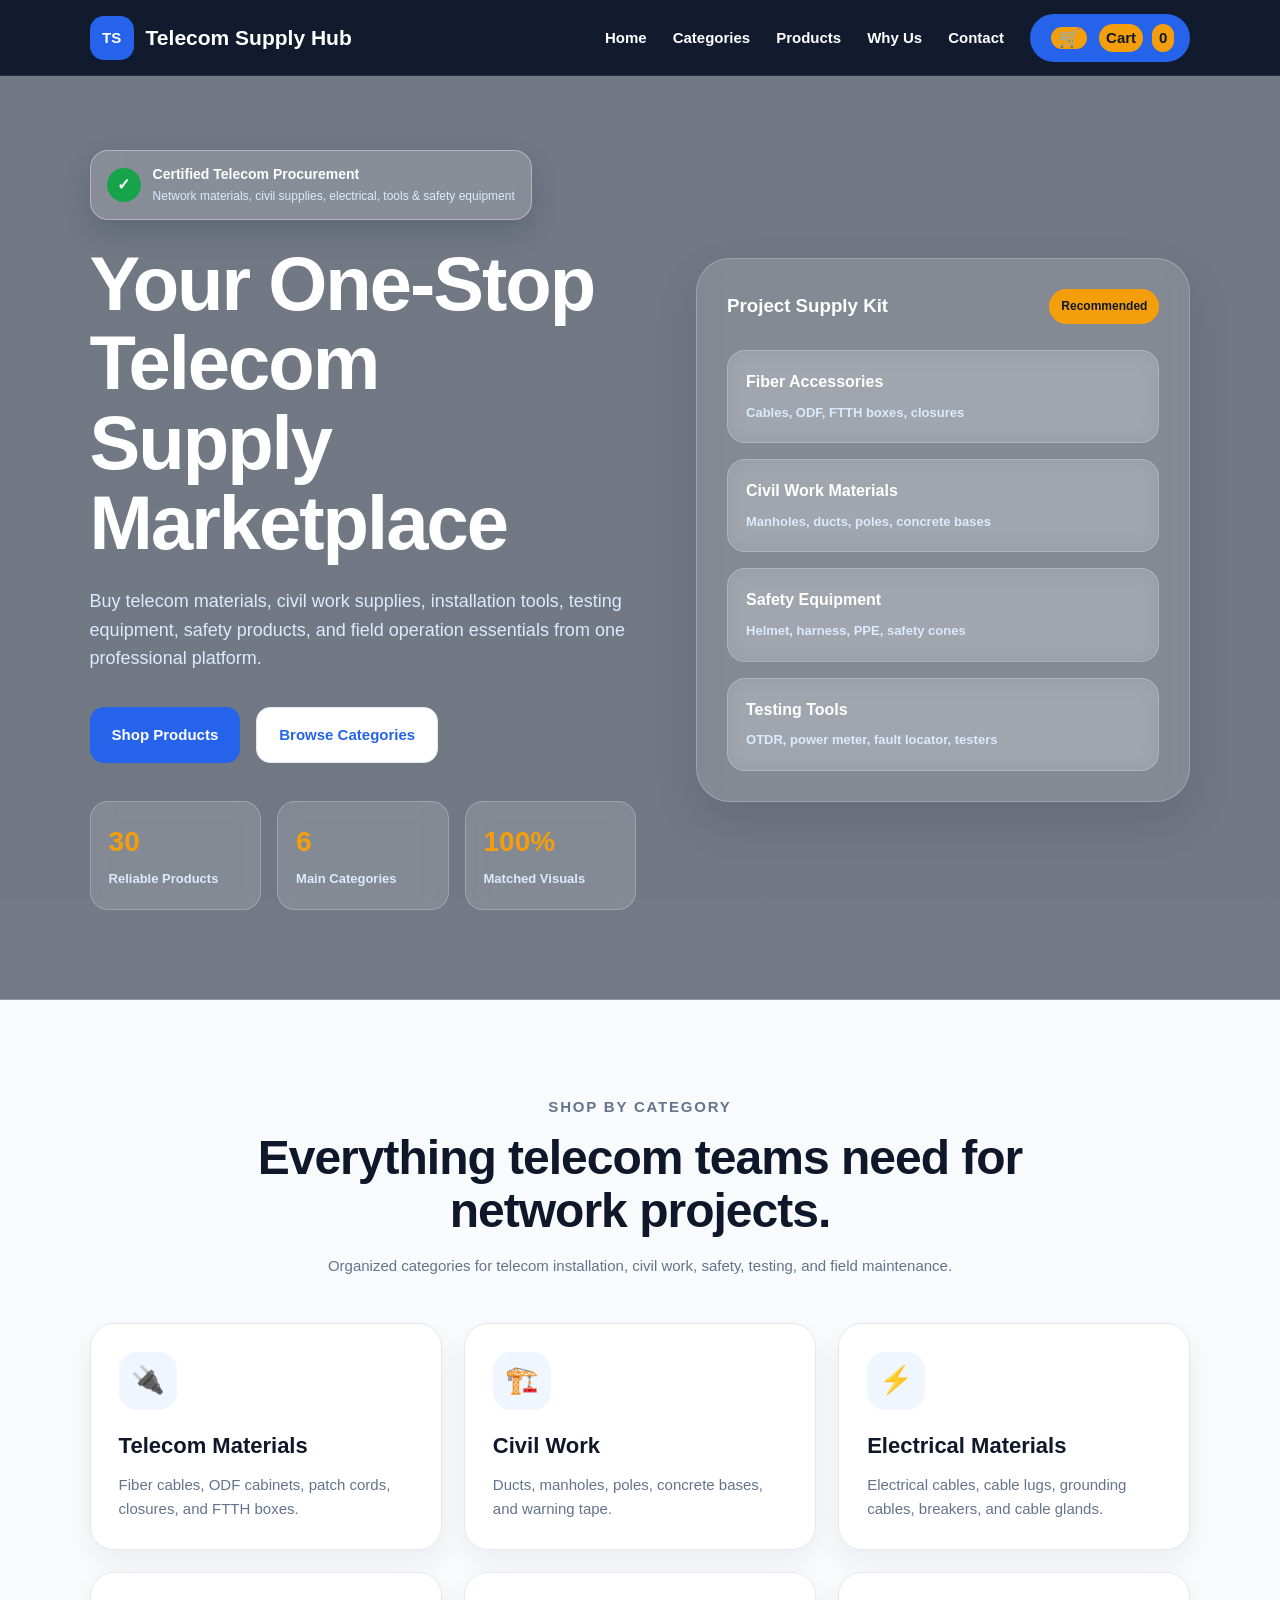
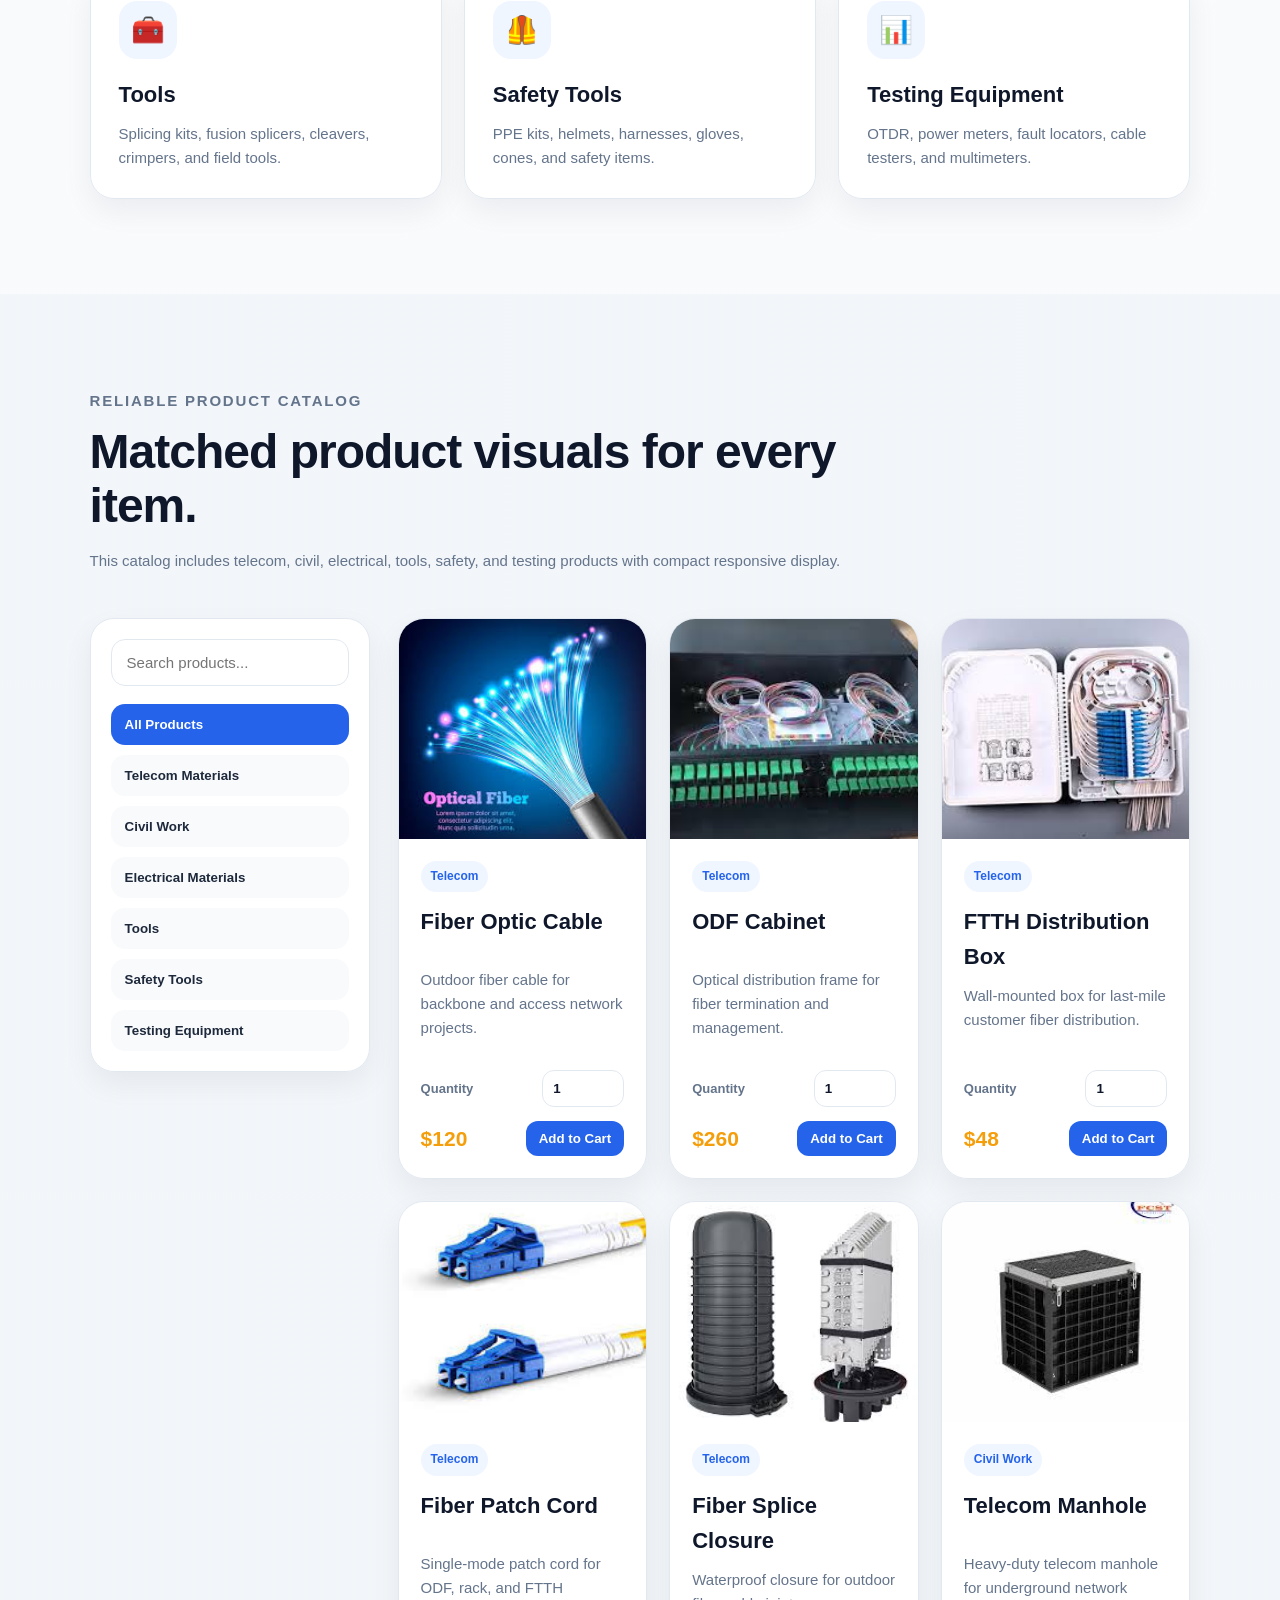
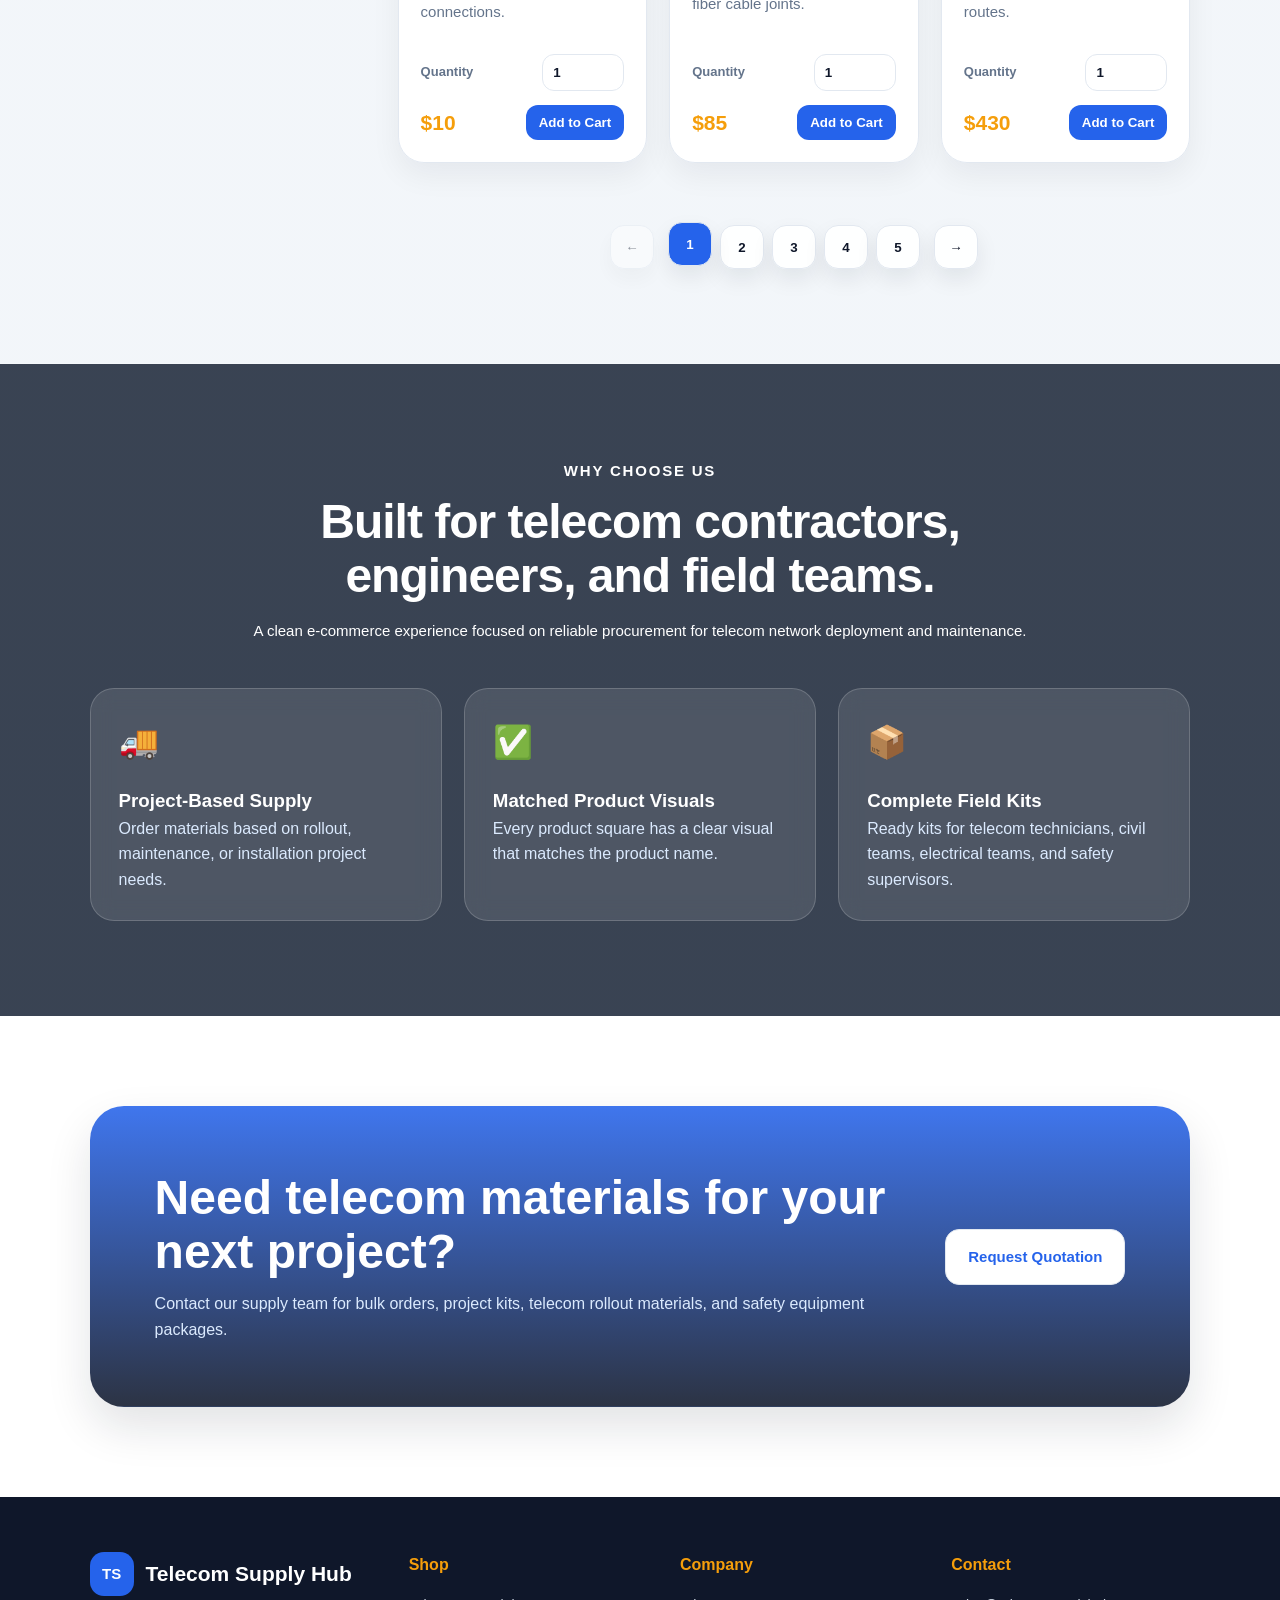
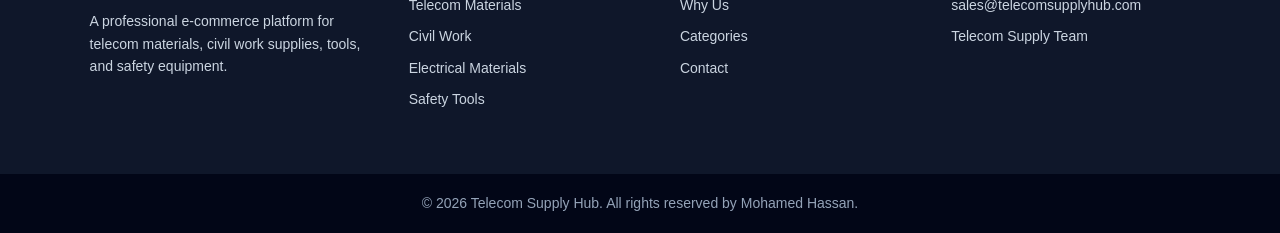
<file: index.html>
<!DOCTYPE html>
<html lang="en">
<head>
  <meta charset="UTF-8" />
  <meta name="viewport" content="width=device-width, initial-scale=1.0" />
  <title>Telecom Supply Hub</title>
  <link rel="stylesheet" href="style.css" />
</head>
<body>
  <header class="topbar">
    <a href="index.html" class="logo">
      <span class="logo-mark">TS</span>
      <span>Telecom Supply Hub</span>
    </a>

    <nav class="nav-links" id="navLinks">
      <a href="#home">Home</a>
      <a href="#categories">Categories</a>
      <a href="#products">Products</a>
      <a href="#why-us">Why Us</a>
      <a href="#contact">Contact</a>
      <a href="cart.html" class="cart-link"><span class="cart-icon">🛒</span><span class="cart-text">Cart</span><span id="cartCount">0</span></a>
    </nav>

    <button class="menu-btn" id="menuBtn">☰</button>
  </header>

  <main>
    <section class="hero" id="home">
      <div class="hero-content">
        <div class="hero-badge">
          <span class="hero-badge-icon">✓</span>
          <div>
            <strong>Certified Telecom Procurement</strong>
            <small>Network materials, civil supplies, electrical, tools & safety equipment</small>
          </div>
        </div>

        <h1>Your One-Stop Telecom Supply Marketplace</h1>

        <p>
          Buy telecom materials, civil work supplies, installation tools, testing equipment,
          safety products, and field operation essentials from one professional platform.
        </p>

        <div class="hero-buttons">
          <a href="#products" class="btn btn-primary">Shop Products</a>
          <a href="#categories" class="btn btn-secondary">Browse Categories</a>
        </div>

        <div class="hero-stats">
          <div class="stat-card"><strong>30</strong><span>Reliable Products</span></div>
          <div class="stat-card"><strong>6</strong><span>Main Categories</span></div>
          <div class="stat-card"><strong>100%</strong><span>Matched Visuals</span></div>
        </div>
      </div>

      <div class="hero-card">
        <div class="hero-card-header">
          <h3>Project Supply Kit</h3>
          <span>Recommended</span>
        </div>

        <div class="supply-list">
          <div><strong>Fiber Accessories</strong><span>Cables, ODF, FTTH boxes, closures</span></div>
          <div><strong>Civil Work Materials</strong><span>Manholes, ducts, poles, concrete bases</span></div>
          <div><strong>Safety Equipment</strong><span>Helmet, harness, PPE, safety cones</span></div>
          <div><strong>Testing Tools</strong><span>OTDR, power meter, fault locator, testers</span></div>
        </div>
      </div>
    </section>

    <section class="section category-section" id="categories">
      <div class="section-title center">
        <p class="eyebrow">Shop By Category</p>
        <h2>Everything telecom teams need for network projects.</h2>
        <p>Organized categories for telecom installation, civil work, safety, testing, and field maintenance.</p>
      </div>

      <div class="category-grid">
        <article class="category-card"><div class="category-icon">🔌</div><h3>Telecom Materials</h3><p>Fiber cables, ODF cabinets, patch cords, closures, and FTTH boxes.</p></article>
        <article class="category-card"><div class="category-icon">🏗️</div><h3>Civil Work</h3><p>Ducts, manholes, poles, concrete bases, and warning tape.</p></article>
        <article class="category-card"><div class="category-icon">⚡</div><h3>Electrical Materials</h3><p>Electrical cables, cable lugs, grounding cables, breakers, and cable glands.</p></article>
        <article class="category-card"><div class="category-icon">🧰</div><h3>Tools</h3><p>Splicing kits, fusion splicers, cleavers, crimpers, and field tools.</p></article>
        <article class="category-card"><div class="category-icon">🦺</div><h3>Safety Tools</h3><p>PPE kits, helmets, harnesses, gloves, cones, and safety items.</p></article>
        <article class="category-card"><div class="category-icon">📊</div><h3>Testing Equipment</h3><p>OTDR, power meters, fault locators, cable testers, and multimeters.</p></article>
      </div>
    </section>

    <section class="section products-section" id="products">
      <div class="section-title">
        <p class="eyebrow">Reliable Product Catalog</p>
        <h2>Matched product visuals for every item.</h2>
        <p>This catalog includes telecom, civil, electrical, tools, safety, and testing products with compact responsive display.</p>
      </div>

      <div class="shop-layout">
        <aside class="filter-panel">
          <input type="text" id="searchInput" class="search-box" placeholder="Search products..." />

          <div class="filter-list">
            <button class="filter-btn active" data-category="all">All Products</button>
            <button class="filter-btn" data-category="telecom">Telecom Materials</button>
            <button class="filter-btn" data-category="civil">Civil Work</button>
            <button class="filter-btn" data-category="electrical">Electrical Materials</button>
            <button class="filter-btn" data-category="tools">Tools</button>
            <button class="filter-btn" data-category="safety">Safety Tools</button>
            <button class="filter-btn" data-category="testing">Testing Equipment</button>
          </div>
        </aside>

        <div class="product-grid" id="productGrid"></div>

        <div class="pagination-controls" id="paginationControls">
          <button class="page-arrow" id="prevPageBtn">←</button>
          <div class="page-numbers" id="pageNumbers"></div>
          <button class="page-arrow" id="nextPageBtn">→</button>
        </div>
      </div>
    </section>

    <section class="section why-us" id="why-us">
      <div class="section-title center">
        <p class="eyebrow">Why Choose Us</p>
        <h2>Built for telecom contractors, engineers, and field teams.</h2>
        <p>A clean e-commerce experience focused on reliable procurement for telecom network deployment and maintenance.</p>
      </div>

      <div class="features-grid">
        <div class="feature-card"><span>🚚</span><h3>Project-Based Supply</h3><p>Order materials based on rollout, maintenance, or installation project needs.</p></div>
        <div class="feature-card"><span>✅</span><h3>Matched Product Visuals</h3><p>Every product square has a clear visual that matches the product name.</p></div>
        <div class="feature-card"><span>📦</span><h3>Complete Field Kits</h3><p>Ready kits for telecom technicians, civil teams, electrical teams, and safety supervisors.</p></div>
      </div>
    </section>

    <section class="cta" id="contact">
      <div>
        <h2>Need telecom materials for your next project?</h2>
        <p>Contact our supply team for bulk orders, project kits, telecom rollout materials, and safety equipment packages.</p>
      </div>
      <a href="mailto:sales@telecomsupplyhub.com" class="btn btn-secondary">Request Quotation</a>
    </section>
  </main>

  <footer class="footer">
    <div>
      <div class="logo footer-logo"><span class="logo-mark">TS</span><span>Telecom Supply Hub</span></div>
      <p>A professional e-commerce platform for telecom materials, civil work supplies, tools, and safety equipment.</p>
    </div>
    <div><h4>Shop</h4><a href="#products">Telecom Materials</a><a href="#products">Civil Work</a><a href="#products">Electrical Materials</a><a href="#products">Safety Tools</a></div>
    <div><h4>Company</h4><a href="#why-us">Why Us</a><a href="#categories">Categories</a><a href="#contact">Contact</a></div>
    <div><h4>Contact</h4><p>sales@telecomsupplyhub.com</p><p>Telecom Supply Team</p></div>
  </footer>

  <div class="footer-bottom">© 2026 Telecom Supply Hub. All rights reserved by Mohamed Hassan.</div>
  <script src="script.js"></script>
</body>
</html>
</file>
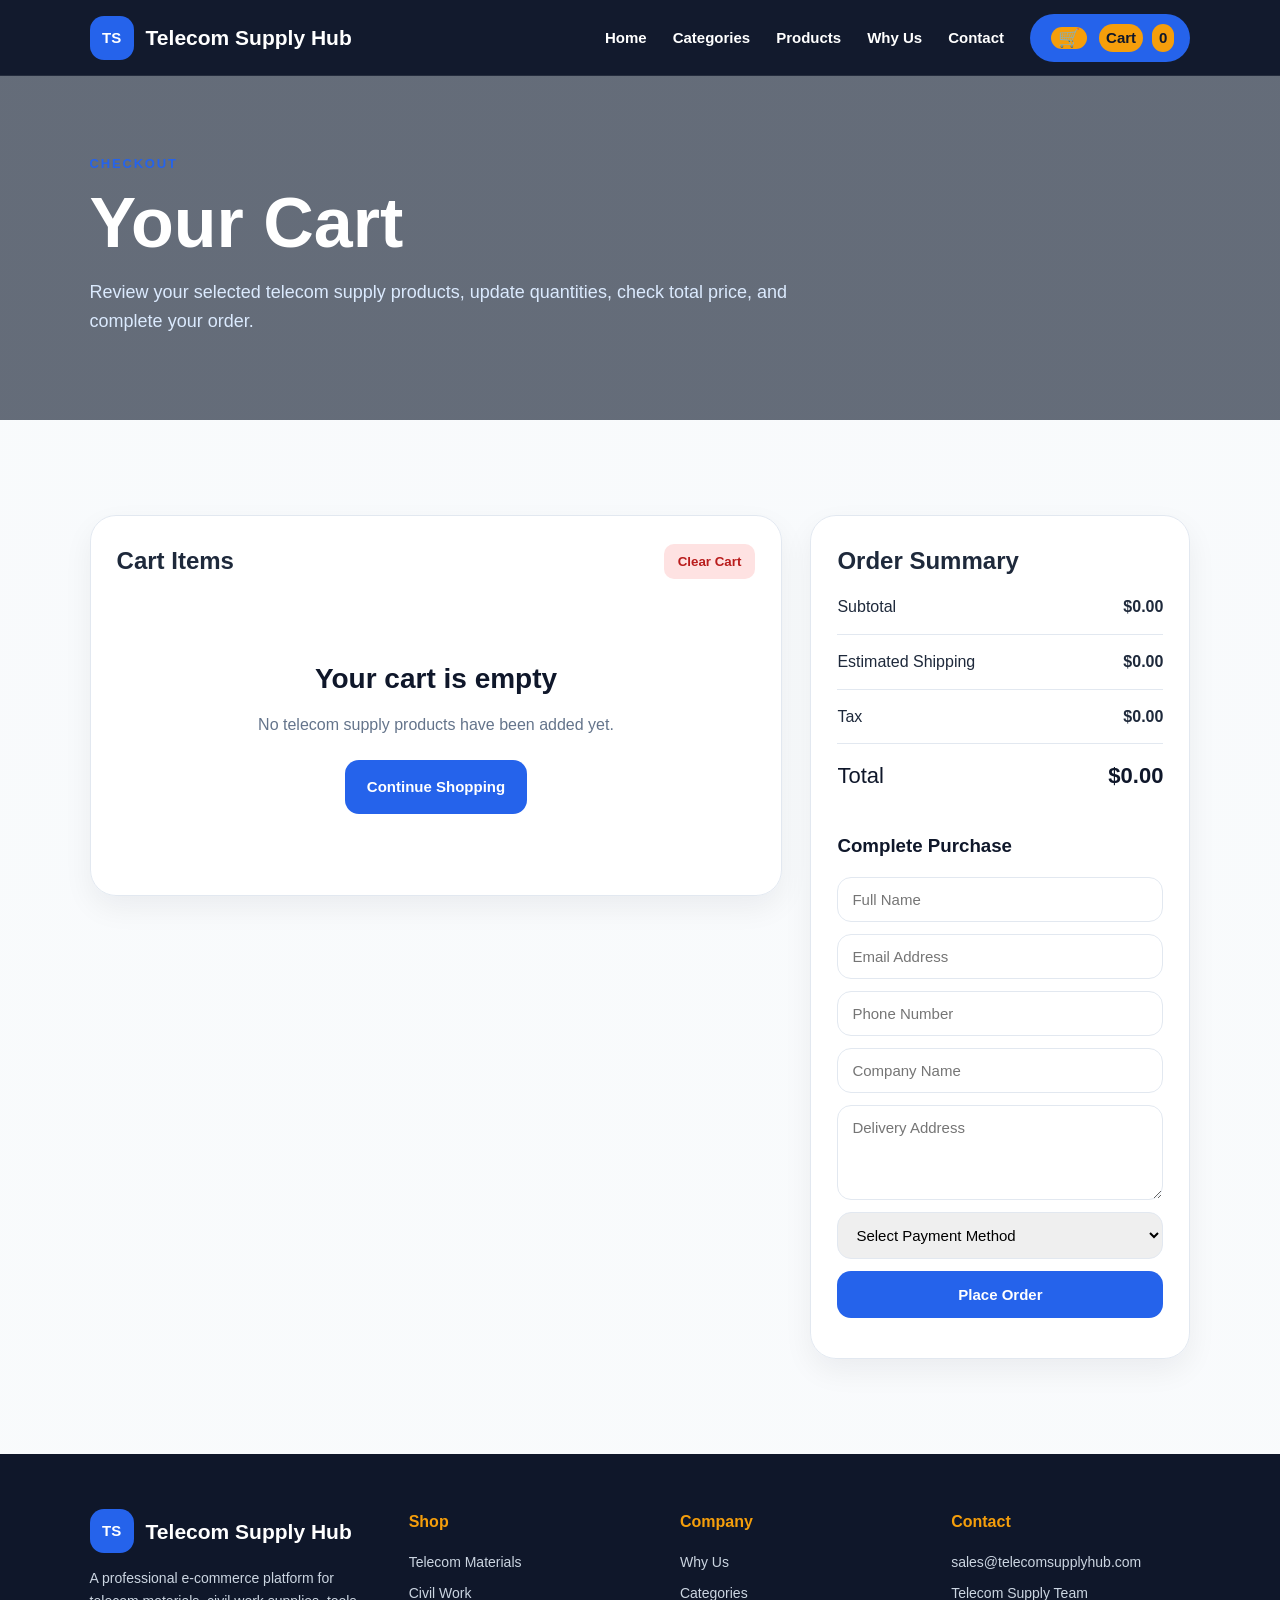
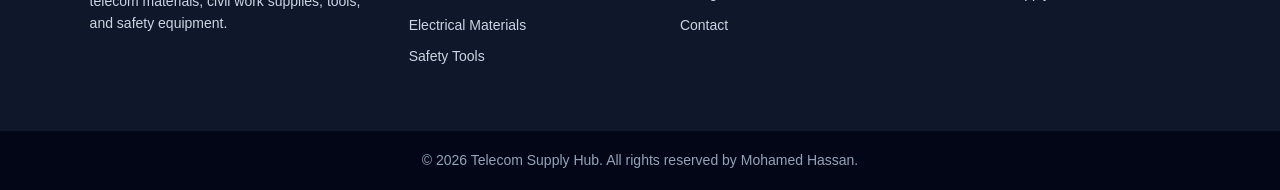
<file: cart.html>
<!DOCTYPE html>
<html lang="en">
<head>
  <meta charset="UTF-8" />
  <meta name="viewport" content="width=device-width, initial-scale=1.0" />
  <title>Your Cart - Telecom Supply Hub</title>
  <link rel="stylesheet" href="style.css" />
</head>
<body>
  <header class="topbar">
    <a href="index.html" class="logo">
      <span class="logo-mark">TS</span>
      <span>Telecom Supply Hub</span>
    </a>

    <nav class="nav-links" id="navLinks">
      <a href="index.html#home">Home</a>
      <a href="index.html#categories">Categories</a>
      <a href="index.html#products">Products</a>
      <a href="index.html#why-us">Why Us</a>
      <a href="index.html#contact">Contact</a>
      <a href="cart.html" class="cart-link"><span class="cart-icon">🛒</span><span class="cart-text">Cart</span><span id="cartCount">0</span></a>
    </nav>

    <button class="menu-btn" id="menuBtn">☰</button>
  </header>

  <main>
    <section class="cart-hero">
      <div>
        <p class="eyebrow">Checkout</p>
        <h1>Your Cart</h1>
        <p>Review your selected telecom supply products, update quantities, check total price, and complete your order.</p>
      </div>
    </section>

    <section class="section cart-page-section">
      <div class="cart-layout">
        <div class="cart-items-panel">
          <div class="cart-panel-header">
            <h2>Cart Items</h2>
            <button class="clear-cart-btn" id="clearCartBtn">Clear Cart</button>
          </div>
          <div id="cartItemsContainer"></div>
        </div>

        <aside class="checkout-panel">
          <h2>Order Summary</h2>
          <div class="summary-row"><span>Subtotal</span><strong id="subtotalPrice">$0</strong></div>
          <div class="summary-row"><span>Estimated Shipping</span><strong id="shippingPrice">$0</strong></div>
          <div class="summary-row"><span>Tax</span><strong id="taxPrice">$0</strong></div>
          <div class="summary-total"><span>Total</span><strong id="totalPrice">$0</strong></div>

          <form class="checkout-form" id="checkoutForm">
            <h3>Complete Purchase</h3>
            <input type="text" placeholder="Full Name" required />
            <input type="email" placeholder="Email Address" required />
            <input type="tel" placeholder="Phone Number" required />
            <input type="text" placeholder="Company Name" />
            <textarea placeholder="Delivery Address" required></textarea>
            <select required>
              <option value="">Select Payment Method</option>
              <option>Cash on Delivery</option>
              <option>Bank Transfer</option>
              <option>Credit Card</option>
            </select>
            <button type="submit" class="btn btn-primary checkout-btn">Place Order</button>
          </form>

          <p class="checkout-note" id="checkoutNote"></p>
        </aside>
      </div>
    </section>
  </main>

  <footer class="footer">
    <div>
      <div class="logo footer-logo"><span class="logo-mark">TS</span><span>Telecom Supply Hub</span></div>
      <p>A professional e-commerce platform for telecom materials, civil work supplies, tools, and safety equipment.</p>
    </div>
    <div><h4>Shop</h4><a href="index.html#products">Telecom Materials</a><a href="index.html#products">Civil Work</a><a href="index.html#products">Electrical Materials</a><a href="index.html#products">Safety Tools</a></div>
    <div><h4>Company</h4><a href="index.html#why-us">Why Us</a><a href="index.html#categories">Categories</a><a href="index.html#contact">Contact</a></div>
    <div><h4>Contact</h4><p>sales@telecomsupplyhub.com</p><p>Telecom Supply Team</p></div>
  </footer>

  <div class="footer-bottom">© 2026 Telecom Supply Hub. All rights reserved by Mohamed Hassan.</div>
  <script src="script.js"></script>
</body>
</html>
</file>
<file: style.css>
* {
  margin: 0;
  padding: 0;
  box-sizing: border-box;
}

:root {
  --primary: #0f172a;
  --secondary: #2563eb;
  --accent: #f59e0b;
  --success: #16a34a;
  --light: #f8fafc;
  --text: #1e293b;
  --muted: #64748b;
  --white: #ffffff;
  --border: #e2e8f0;
  --shadow: 0 20px 45px rgba(15, 23, 42, 0.12);
}

html {
  scroll-behavior: smooth;
}

body {
  font-family: Arial, Helvetica, sans-serif;
  background:
    linear-gradient(rgba(248, 250, 252, 0.94), rgba(248, 250, 252, 0.94)),
    url("https://images.unsplash.com/photo-1497366754035-f200968a6e72?auto=format&fit=crop&w=1800&q=80");
  background-size: cover;
  background-position: center;
  background-attachment: fixed;
  color: var(--text);
  line-height: 1.6;
}

a {
  text-decoration: none;
  color: inherit;
}

.topbar {
  width: 100%;
  min-height: 76px;
  background: rgba(15, 23, 42, 0.96);
  backdrop-filter: blur(14px);
  border-bottom: 1px solid rgba(255, 255, 255, 0.08);
  display: flex;
  align-items: center;
  justify-content: space-between;
  padding: 0 7%;
  position: fixed;
  top: 0;
  left: 0;
  z-index: 1000;
}

.logo {
  display: flex;
  align-items: center;
  gap: 12px;
  font-weight: 800;
  color: var(--white);
  font-size: 21px;
}

.logo-mark {
  width: 44px;
  height: 44px;
  border-radius: 14px;
  background: var(--secondary);
  display: grid;
  place-items: center;
  color: var(--white);
  font-weight: 900;
  font-size: 15px;
}

.nav-links {
  display: flex;
  align-items: center;
  gap: 26px;
  font-size: 15px;
  font-weight: 700;
  color: var(--white);
}

.nav-links a:hover {
  color: var(--accent);
}

.cart-link {
  background: var(--secondary);
  color: var(--white);
  padding: 10px 16px;
  border-radius: 999px;
}

.cart-link span {
  background: var(--accent);
  color: var(--primary);
  padding: 2px 7px;
  border-radius: 999px;
  margin-left: 5px;
}

.menu-btn {
  display: none;
  border: none;
  background: var(--secondary);
  color: var(--white);
  padding: 10px 13px;
  border-radius: 10px;
  font-size: 20px;
  cursor: pointer;
}

.hero {
  min-height: 100vh;
  padding: 150px 7% 90px;
  display: grid;
  grid-template-columns: 1.05fr 0.95fr;
  gap: 60px;
  align-items: center;
  background:
    linear-gradient(rgba(30, 41, 59, 0.62), rgba(30, 41, 59, 0.62)),
    url("https://images.unsplash.com/photo-1516321318423-f06f85e504b3?auto=format&fit=crop&w=1800&q=80");
  background-size: cover;
  background-position: center;
  color: var(--white);
}

.hero-badge {
  display: inline-flex;
  align-items: center;
  gap: 12px;
  background: rgba(255, 255, 255, 0.16);
  color: var(--white);
  border: 1px solid rgba(255, 255, 255, 0.34);
  padding: 12px 16px;
  border-radius: 18px;
  backdrop-filter: blur(14px);
  margin-bottom: 24px;
  box-shadow: 0 12px 28px rgba(15, 23, 42, 0.16);
}

.hero-badge-icon {
  width: 34px;
  height: 34px;
  display: grid;
  place-items: center;
  background: var(--success);
  border-radius: 50%;
  font-weight: 900;
  flex-shrink: 0;
}

.hero-badge strong,
.hero-badge small {
  display: block;
}

.hero-badge strong {
  font-size: 14px;
}

.hero-badge small {
  color: #dbeafe;
  font-size: 12px;
  margin-top: 2px;
}

.hero h1 {
  font-size: clamp(42px, 6vw, 76px);
  line-height: 1.05;
  letter-spacing: -2px;
  margin-bottom: 24px;
}

.hero p {
  max-width: 640px;
  font-size: 18px;
  color: #dbeafe;
  margin-bottom: 34px;
}

.hero-buttons {
  display: flex;
  flex-wrap: wrap;
  gap: 16px;
  margin-bottom: 38px;
}

.btn {
  display: inline-flex;
  align-items: center;
  justify-content: center;
  border: none;
  border-radius: 14px;
  padding: 15px 22px;
  font-size: 15px;
  font-weight: 800;
  cursor: pointer;
  transition: 0.25s ease;
}

.btn:hover {
  transform: translateY(-4px);
}

.btn-primary {
  background: var(--secondary);
  color: var(--white);
}

.btn-primary:hover {
  background: #1d4ed8;
}

.btn-secondary {
  background: var(--white);
  color: var(--secondary);
  border: 1px solid var(--border);
}

.hero-stats {
  display: grid;
  grid-template-columns: repeat(3, minmax(100px, 1fr));
  gap: 16px;
  max-width: 620px;
}

.stat-card,
.hero-card,
.supply-list div {
  background: rgba(255, 255, 255, 0.13);
  border: 1px solid rgba(255, 255, 255, 0.22);
  backdrop-filter: blur(10px);
}

.stat-card {
  border-radius: 18px;
  padding: 18px;
}

.stat-card strong {
  display: block;
  color: var(--accent);
  font-size: 28px;
}

.stat-card span,
.supply-list span {
  color: #dbeafe;
  font-size: 13px;
  font-weight: 700;
}

.hero-card {
  border-radius: 34px;
  padding: 30px;
  box-shadow: var(--shadow);
}

.hero-card-header {
  display: flex;
  justify-content: space-between;
  align-items: center;
  margin-bottom: 26px;
}

.hero-card-header span {
  background: var(--accent);
  color: var(--primary);
  padding: 8px 12px;
  border-radius: 999px;
  font-size: 12px;
  font-weight: 900;
}

.supply-list {
  display: grid;
  gap: 16px;
}

.supply-list div {
  border-radius: 18px;
  padding: 18px;
}

.supply-list strong {
  display: block;
  color: var(--white);
  margin-bottom: 4px;
}

.section {
  padding: 95px 7%;
}

.category-section {
  background:
    linear-gradient(rgba(248, 250, 252, 0.92), rgba(248, 250, 252, 0.92)),
    url("https://images.unsplash.com/photo-1486406146926-c627a92ad1ab?auto=format&fit=crop&w=1800&q=80");
  background-size: cover;
  background-position: center;
}

.section-title {
  max-width: 780px;
  margin-bottom: 45px;
}

.section-title.center {
  text-align: center;
  margin-left: auto;
  margin-right: auto;
}

.eyebrow {
  color: var(--secondary);
  text-transform: uppercase;
  font-weight: 900;
  letter-spacing: 1.8px;
  font-size: 13px;
  margin-bottom: 12px;
}

.section-title h2 {
  color: var(--primary);
  font-size: clamp(32px, 4vw, 48px);
  line-height: 1.12;
  margin-bottom: 16px;
  letter-spacing: -1px;
}

.section-title p,
.category-card p,
.product-info p {
  color: var(--muted);
  font-size: 15px;
}

.category-grid,
.product-grid,
.features-grid {
  display: grid;
  grid-template-columns: repeat(3, 1fr);
  gap: 22px;
}

.category-card,
.product-card,
.filter-panel,
.cart-items-panel,
.checkout-panel {
  background: rgba(255, 255, 255, 0.94);
  border: 1px solid var(--border);
  box-shadow: 0 12px 30px rgba(7, 17, 31, 0.06);
  backdrop-filter: blur(10px);
}

.category-card {
  border-radius: 24px;
  padding: 28px;
  transition: 0.25s ease;
}

.category-card:hover,
.product-card:hover {
  transform: translateY(-8px);
  box-shadow: var(--shadow);
}

.category-icon {
  width: 58px;
  height: 58px;
  border-radius: 18px;
  display: grid;
  place-items: center;
  background: #eff6ff;
  color: var(--secondary);
  font-size: 27px;
  margin-bottom: 18px;
}

.category-card h3,
.product-info h3 {
  color: var(--primary);
  font-size: 22px;
  margin-bottom: 10px;
}

.products-section {
  background:
    linear-gradient(rgba(241, 245, 249, 0.90), rgba(241, 245, 249, 0.90)),
    url("https://images.unsplash.com/photo-1586528116311-ad8dd3c8310d?auto=format&fit=crop&w=1800&q=80");
  background-size: cover;
  background-position: center;
}

.shop-layout {
  display: grid;
  grid-template-columns: 280px 1fr;
  gap: 28px;
  align-items: start;
}

.filter-panel {
  border-radius: 24px;
  padding: 20px;
  position: sticky;
  top: 100px;
}

.search-box {
  width: 100%;
  padding: 14px 15px;
  border-radius: 14px;
  border: 1px solid var(--border);
  outline: none;
  margin-bottom: 18px;
  font-size: 15px;
}

.filter-list {
  display: grid;
  gap: 10px;
}

.filter-btn {
  border: none;
  text-align: left;
  background: #f8fafc;
  color: var(--text);
  padding: 13px 14px;
  border-radius: 14px;
  font-weight: 800;
  cursor: pointer;
  transition: 0.25s ease;
}

.filter-btn.active,
.filter-btn:hover {
  background: var(--secondary);
  color: var(--white);
}

.product-card {
  border-radius: 26px;
  overflow: hidden;
  transition: 0.25s ease;
  display: flex;
  flex-direction: column;
  min-height: 520px;
}

.product-img {
  height: 220px;
  background-color: #e2e8f0;
  background-repeat: no-repeat;
  background-size: cover;
  background-position: center;
  flex-shrink: 0;
}

.product-info {
  padding: 22px;
  display: flex;
  flex-direction: column;
  flex-grow: 1;
}

.product-tag {
  display: inline-block;
  width: fit-content;
  background: #eff6ff;
  color: var(--secondary);
  border-radius: 999px;
  padding: 6px 10px;
  font-size: 12px;
  font-weight: 900;
  margin-bottom: 12px;
}

.product-info h3 {
  min-height: 54px;
}

.product-info p {
  min-height: 70px;
  margin-bottom: 16px;
}

.product-purchase {
  margin-top: auto;
}

.product-qty-row {
  display: flex;
  align-items: center;
  justify-content: space-between;
  gap: 14px;
  margin-bottom: 14px;
}

.product-qty-row label {
  color: var(--muted);
  font-weight: 800;
  font-size: 13px;
}

.product-qty {
  width: 82px;
  border: 1px solid var(--border);
  border-radius: 12px;
  padding: 10px;
  outline: none;
  font-weight: 800;
  color: var(--primary);
}

.product-bottom {
  display: flex;
  align-items: center;
  justify-content: space-between;
  gap: 16px;
}

.product-bottom strong {
  color: var(--accent);
  font-size: 21px;
  white-space: nowrap;
}

.add-cart-btn {
  border: none;
  background: var(--secondary);
  color: var(--white);
  padding: 10px 13px;
  border-radius: 12px;
  cursor: pointer;
  font-weight: 800;
  transition: 0.25s ease;
  white-space: nowrap;
}

.add-cart-btn:hover,
.add-cart-btn.added {
  background: var(--accent);
  color: var(--primary);
}

.why-us {
  background:
    linear-gradient(rgba(30, 41, 59, 0.88), rgba(30, 41, 59, 0.88)),
    url("https://images.unsplash.com/photo-1581091226825-a6a2a5aee158?auto=format&fit=crop&w=1800&q=80");
  background-size: cover;
  background-position: center;
  color: var(--white);
}

.why-us .section-title h2,
.why-us .section-title p {
  color: var(--white);
}

.feature-card {
  background: rgba(255, 255, 255, 0.10);
  border: 1px solid rgba(255, 255, 255, 0.18);
  border-radius: 24px;
  padding: 28px;
  backdrop-filter: blur(10px);
}

.feature-card span {
  font-size: 32px;
  display: block;
  margin-bottom: 18px;
}

.feature-card h3 {
  color: var(--white);
}

.feature-card p {
  color: #dbeafe;
}

.cta {
  margin: 90px 7%;
  border-radius: 34px;
  padding: 65px;
  background:
    linear-gradient(rgba(37, 99, 235, 0.88), rgba(15, 23, 42, 0.88)),
    url("https://images.unsplash.com/photo-1516321318423-f06f85e504b3?auto=format&fit=crop&w=1800&q=80");
  background-size: cover;
  background-position: center;
  color: var(--white);
  display: grid;
  grid-template-columns: 1fr auto;
  align-items: center;
  gap: 30px;
  box-shadow: var(--shadow);
}

.cta h2 {
  font-size: clamp(30px, 4vw, 48px);
  line-height: 1.12;
  margin-bottom: 12px;
}

.cta p {
  color: #dbeafe;
  max-width: 720px;
}

.footer {
  background: var(--primary);
  color: var(--white);
  padding: 55px 7%;
  display: grid;
  grid-template-columns: 1.2fr repeat(3, 1fr);
  gap: 32px;
}

.footer-logo {
  color: var(--white);
  margin-bottom: 14px;
}

.footer h4 {
  margin-bottom: 16px;
  color: var(--accent);
}

.footer p,
.footer a {
  color: #cbd5e1;
  display: block;
  margin-bottom: 9px;
  font-size: 14px;
}

.footer-bottom {
  background: #020617;
  color: #94a3b8;
  padding: 18px 7%;
  text-align: center;
  font-size: 14px;
}

.hidden {
  display: none !important;
}

.cart-hero {
  min-height: 420px;
  padding: 150px 7% 80px;
  display: flex;
  align-items: center;
  background:
    linear-gradient(rgba(30, 41, 59, 0.68), rgba(30, 41, 59, 0.68)),
    url("https://images.unsplash.com/photo-1586528116311-ad8dd3c8310d?auto=format&fit=crop&w=1800&q=80");
  background-size: cover;
  background-position: center;
  color: var(--white);
}

.cart-hero h1 {
  font-size: clamp(42px, 6vw, 70px);
  line-height: 1.05;
  margin-bottom: 18px;
}

.cart-hero p:not(.eyebrow) {
  max-width: 760px;
  color: #dbeafe;
  font-size: 18px;
}

.cart-page-section {
  background:
    linear-gradient(rgba(248, 250, 252, 0.92), rgba(248, 250, 252, 0.92)),
    url("https://images.unsplash.com/photo-1586528116311-ad8dd3c8310d?auto=format&fit=crop&w=1800&q=80");
  background-size: cover;
  background-position: center;
}

.cart-layout {
  display: grid;
  grid-template-columns: minmax(0, 1fr) 380px;
  gap: 28px;
  align-items: start;
}

.cart-items-panel,
.checkout-panel {
  border-radius: 26px;
  padding: 26px;
}

.cart-panel-header {
  display: flex;
  justify-content: space-between;
  gap: 15px;
  align-items: center;
  margin-bottom: 22px;
}

.clear-cart-btn,
.remove-item-btn,
.quantity-btn {
  border: none;
  cursor: pointer;
  font-weight: 800;
  border-radius: 10px;
}

.clear-cart-btn {
  background: #fee2e2;
  color: #b91c1c;
  padding: 10px 14px;
}

.cart-item {
  display: grid;
  grid-template-columns: 120px 1fr auto;
  gap: 18px;
  align-items: center;
  padding: 18px 0;
  border-bottom: 1px solid var(--border);
}

.cart-item:last-child {
  border-bottom: none;
}

.cart-item-img {
  height: 95px;
  border-radius: 18px;
  background-color: #e2e8f0;
  background-repeat: no-repeat;
  background-size: cover;
  background-position: center;
}

.cart-item h3 {
  color: var(--primary);
  margin-bottom: 6px;
}

.cart-item p {
  color: var(--muted);
  font-size: 14px;
}

.cart-item-price {
  color: var(--accent);
  font-size: 20px;
  font-weight: 900;
  margin-top: 8px;
}

.cart-item-line-total {
  color: var(--primary);
  font-weight: 900;
  margin-top: 4px;
}

.cart-actions {
  display: flex;
  flex-direction: column;
  gap: 12px;
  align-items: flex-end;
}

.quantity-control {
  display: flex;
  align-items: center;
  gap: 9px;
  background: #f8fafc;
  border: 1px solid var(--border);
  border-radius: 999px;
  padding: 6px;
}

.quantity-btn {
  width: 28px;
  height: 28px;
  background: var(--secondary);
  color: var(--white);
}

.remove-item-btn {
  background: #f1f5f9;
  color: #64748b;
  padding: 9px 12px;
}

.empty-cart {
  text-align: center;
  padding: 55px 20px;
}

.empty-cart h3 {
  color: var(--primary);
  font-size: 28px;
  margin-bottom: 10px;
}

.empty-cart p {
  color: var(--muted);
  margin-bottom: 22px;
}

.summary-row,
.summary-total {
  display: flex;
  justify-content: space-between;
  align-items: center;
  padding: 14px 0;
  border-bottom: 1px solid var(--border);
}

.summary-total {
  border-bottom: none;
  font-size: 22px;
  color: var(--primary);
}

.checkout-form {
  display: grid;
  gap: 12px;
  margin-top: 24px;
}

.checkout-form h3 {
  color: var(--primary);
  margin-bottom: 4px;
}

.checkout-form input,
.checkout-form textarea,
.checkout-form select {
  width: 100%;
  border: 1px solid var(--border);
  border-radius: 14px;
  padding: 13px 14px;
  font-size: 15px;
  font-family: inherit;
  outline: none;
}

.checkout-form textarea {
  min-height: 95px;
  resize: vertical;
}

.checkout-note {
  margin-top: 14px;
  color: #16a34a;
  font-weight: 800;
}

@media (max-width: 1100px) {
  .hero,
  .cta {
    grid-template-columns: 1fr;
  }

  .category-grid,
  .product-grid,
  .features-grid {
    grid-template-columns: repeat(2, 1fr);
  }

  .shop-layout,
  .cart-layout {
    grid-template-columns: 1fr;
  }

  .filter-panel {
    position: static;
  }
}

@media (max-width: 768px) {
  body {
    background-attachment: scroll;
  }

  .topbar {
    padding: 14px 5%;
  }

  .menu-btn {
    display: block;
  }

  .nav-links {
    position: absolute;
    top: 76px;
    left: 5%;
    right: 5%;
    background: var(--primary);
    border: 1px solid rgba(255, 255, 255, 0.12);
    border-radius: 20px;
    padding: 20px;
    flex-direction: column;
    align-items: stretch;
    box-shadow: var(--shadow);
    display: none;
  }

  .nav-links.show {
    display: flex;
  }

  .hero {
    padding: 125px 5% 60px;
  }

  .hero-stats,
  .category-grid,
  .product-grid,
  .features-grid,
  .footer {
    grid-template-columns: 1fr;
  }

  .section {
    padding: 70px 5%;
  }

  .product-img {
    height: 240px;
  }

  .cta {
    margin: 60px 5%;
    padding: 36px 24px;
  }
}

@media (max-width: 600px) {
  .cart-item {
    grid-template-columns: 1fr;
  }

  .cart-item-img {
    height: 180px;
  }

  .cart-actions {
    align-items: flex-start;
  }

  .cart-panel-header {
    flex-direction: column;
    align-items: flex-start;
  }
}

/* ================================
   FINAL UPDATE: CART ICON, ELECTRICAL, MOBILE COMPACT GRID
================================ */

.cart-link {
  display: inline-flex;
  align-items: center;
  gap: 7px;
}

.cart-icon {
  font-size: 18px;
  line-height: 1;
}

.cart-link #cartCount {
  margin-left: 2px;
}

@media (max-width: 768px) {
  .filter-list {
    grid-template-columns: repeat(2, 1fr);
  }

  .filter-btn {
    text-align: center;
    padding: 11px 9px;
    font-size: 13px;
  }

  .product-grid {
    grid-template-columns: repeat(2, minmax(0, 1fr));
    gap: 14px;
  }

  .product-card {
    min-height: 390px;
    border-radius: 18px;
  }

  .product-img {
    height: 135px;
  }

  .product-info {
    padding: 14px;
  }

  .product-tag {
    font-size: 10px;
    padding: 5px 8px;
    margin-bottom: 8px;
  }

  .product-info h3 {
    font-size: 16px;
    min-height: 40px;
    margin-bottom: 7px;
  }

  .product-info p {
    font-size: 12px;
    min-height: 58px;
    margin-bottom: 10px;
  }

  .product-qty-row {
    gap: 8px;
    margin-bottom: 10px;
  }

  .product-qty-row label {
    font-size: 11px;
  }

  .product-qty {
    width: 58px;
    padding: 7px;
    border-radius: 9px;
  }

  .product-bottom {
    flex-direction: column;
    align-items: stretch;
    gap: 8px;
  }

  .product-bottom strong {
    font-size: 17px;
  }

  .add-cart-btn {
    width: 100%;
    padding: 9px;
    font-size: 12px;
  }
}

@media (max-width: 420px) {
  .product-grid {
    gap: 10px;
  }

  .product-card {
    min-height: 365px;
  }

  .product-img {
    height: 115px;
  }

  .product-info h3 {
    font-size: 14px;
  }

  .product-info p {
    font-size: 11px;
  }
}


/* ================================
   PRODUCTS PAGINATION
================================ */

.pagination-controls {
  margin-top: 34px;
  display: flex;
  justify-content: center;
  align-items: center;
  gap: 14px;
  grid-column: 2;
}

.page-numbers {
  display: flex;
  align-items: center;
  gap: 8px;
}

.page-arrow,
.page-number {
  border: none;
  background: rgba(255, 255, 255, 0.96);
  color: var(--primary);
  border: 1px solid var(--border);
  width: 44px;
  height: 44px;
  border-radius: 14px;
  cursor: pointer;
  font-weight: 900;
  box-shadow: 0 10px 22px rgba(15, 23, 42, 0.08);
  transition: 0.25s ease;
}

.page-arrow:hover,
.page-number:hover,
.page-number.active {
  background: var(--secondary);
  color: var(--white);
  transform: translateY(-3px);
}

.page-arrow:disabled {
  opacity: 0.45;
  cursor: not-allowed;
  transform: none;
}

@media (max-width: 1100px) {
  .pagination-controls {
    grid-column: 1;
  }
}

@media (max-width: 768px) {
  .pagination-controls {
    margin-top: 24px;
    gap: 10px;
  }

  .page-arrow,
  .page-number {
    width: 38px;
    height: 38px;
    border-radius: 12px;
    font-size: 13px;
  }
}

/* =========================================
   MOBILE OPTIMIZATION 425px AND BELOW
========================================= */

@media (max-width: 425px) {

  body {
    overflow-x: hidden;
  }

  /* ================= NAVBAR ================= */

  .topbar {
    min-height: 70px;
    padding: 12px 4%;
  }

  .logo {
    gap: 8px;
    font-size: 16px;
  }

  .logo-mark {
    width: 38px;
    height: 38px;
    font-size: 13px;
    border-radius: 12px;
  }

  .menu-btn {
    padding: 8px 11px;
    font-size: 18px;
  }

  .nav-links {
    top: 72px;
    left: 4%;
    right: 4%;
    padding: 18px;
    gap: 16px;
  }

  .cart-link {
    justify-content: center;
    width: 100%;
  }

  /* ================= HERO ================= */

  .hero {
    padding: 110px 4% 50px;
    gap: 35px;
  }

  .hero-badge {
    width: 100%;
    padding: 10px 12px;
    border-radius: 14px;
    gap: 10px;
    align-items: flex-start;
  }

  .hero-badge strong {
    font-size: 12px;
  }

  .hero-badge small {
    font-size: 10px;
    line-height: 1.5;
  }

  .hero-badge-icon {
    width: 28px;
    height: 28px;
    font-size: 12px;
  }

  .hero h1 {
    font-size: 34px;
    line-height: 1.15;
    letter-spacing: -1px;
    margin-bottom: 18px;
  }

  .hero p {
    font-size: 14px;
    line-height: 1.8;
    margin-bottom: 26px;
  }

  .hero-buttons {
    flex-direction: column;
    gap: 12px;
    margin-bottom: 28px;
  }

  .btn {
    width: 100%;
    padding: 13px;
    font-size: 14px;
  }

  .hero-stats {
    grid-template-columns: 1fr;
    gap: 12px;
  }

  .stat-card {
    padding: 16px;
    text-align: center;
  }

  .stat-card strong {
    font-size: 24px;
  }

  .hero-card {
    padding: 20px;
    border-radius: 24px;
  }

  .hero-card-header {
    flex-direction: column;
    align-items: flex-start;
    gap: 10px;
  }

  .supply-list div {
    padding: 15px;
  }

  /* ================= GENERAL ================= */

  .section {
    padding: 60px 4%;
  }

  .section-title {
    margin-bottom: 32px;
  }

  .section-title h2 {
    font-size: 28px;
    line-height: 1.2;
  }

  .section-title p {
    font-size: 14px;
    line-height: 1.7;
  }

  .eyebrow {
    font-size: 11px;
    letter-spacing: 1px;
  }

  /* ================= CATEGORIES ================= */

  .category-grid {
    grid-template-columns: 1fr;
    gap: 16px;
  }

  .category-card {
    padding: 22px;
    border-radius: 20px;
  }

  .category-card h3 {
    font-size: 20px;
  }

  .category-card p {
    font-size: 14px;
  }

  .category-icon {
    width: 52px;
    height: 52px;
    font-size: 24px;
  }

  /* ================= FILTERS ================= */

  .filter-panel {
    padding: 16px;
    border-radius: 20px;
  }

  .search-box {
    padding: 12px 14px;
    font-size: 14px;
  }

  .filter-list {
    grid-template-columns: 1fr;
    gap: 10px;
  }

  .filter-btn {
    font-size: 13px;
    padding: 12px;
    border-radius: 12px;
  }

  /* ================= PRODUCTS ================= */

  .product-grid {
    grid-template-columns: 1fr;
    gap: 18px;
  }

  .product-card {
    min-height: auto;
    border-radius: 20px;
  }

  .product-img {
    height: 220px;
  }

  .product-info {
    padding: 18px;
  }

  .product-tag {
    font-size: 11px;
  }

  .product-info h3 {
    font-size: 20px;
    min-height: auto;
    margin-bottom: 10px;
  }

  .product-info p {
    font-size: 13px;
    min-height: auto;
    line-height: 1.7;
    margin-bottom: 16px;
  }

  .product-qty-row {
    flex-direction: column;
    align-items: flex-start;
    gap: 8px;
  }

  .product-qty {
    width: 100%;
  }

  .product-bottom {
    flex-direction: column;
    align-items: stretch;
    gap: 12px;
  }

  .product-bottom strong {
    font-size: 22px;
    text-align: center;
  }

  .add-cart-btn {
    width: 100%;
    padding: 12px;
    font-size: 14px;
  }

  /* ================= PAGINATION ================= */

  .pagination-controls {
    flex-wrap: wrap;
    gap: 10px;
    margin-top: 24px;
  }

  .page-numbers {
    flex-wrap: wrap;
    justify-content: center;
  }

  .page-arrow,
  .page-number {
    width: 36px;
    height: 36px;
    font-size: 12px;
    border-radius: 10px;
  }

  /* ================= WHY US ================= */

  .features-grid {
    grid-template-columns: 1fr;
    gap: 16px;
  }

  .feature-card {
    padding: 22px;
    border-radius: 20px;
  }

  .feature-card h3 {
    font-size: 20px;
  }

  .feature-card p {
    font-size: 14px;
  }

  /* ================= CTA ================= */

  .cta {
    margin: 50px 4%;
    padding: 28px 20px;
    border-radius: 24px;
    text-align: center;
  }

  .cta h2 {
    font-size: 28px;
  }

  .cta p {
    font-size: 14px;
    line-height: 1.7;
  }

  /* ================= FOOTER ================= */

  .footer {
    grid-template-columns: 1fr;
    gap: 28px;
    padding: 45px 4%;
    text-align: center;
  }

  .footer-logo {
    justify-content: center;
  }

  .footer h4 {
    margin-bottom: 12px;
  }

  .footer-bottom {
    padding: 16px 4%;
    font-size: 12px;
  }

  /* ================= CART PAGE ================= */

  .cart-hero {
    padding: 120px 4% 60px;
  }

  .cart-hero h1 {
    font-size: 34px;
  }

  .cart-hero p {
    font-size: 14px;
  }

  .cart-items-panel,
  .checkout-panel {
    padding: 18px;
    border-radius: 20px;
  }

  .cart-item {
    gap: 14px;
    padding: 16px 0;
  }

  .cart-item-img {
    height: 170px;
  }

  .cart-item h3 {
    font-size: 18px;
  }

  .cart-item-price,
  .cart-item-line-total {
    font-size: 18px;
  }

  .summary-total {
    font-size: 20px;
  }

  .checkout-form input,
  .checkout-form textarea,
  .checkout-form select {
    font-size: 14px;
    padding: 12px;
  }
}
</file>
